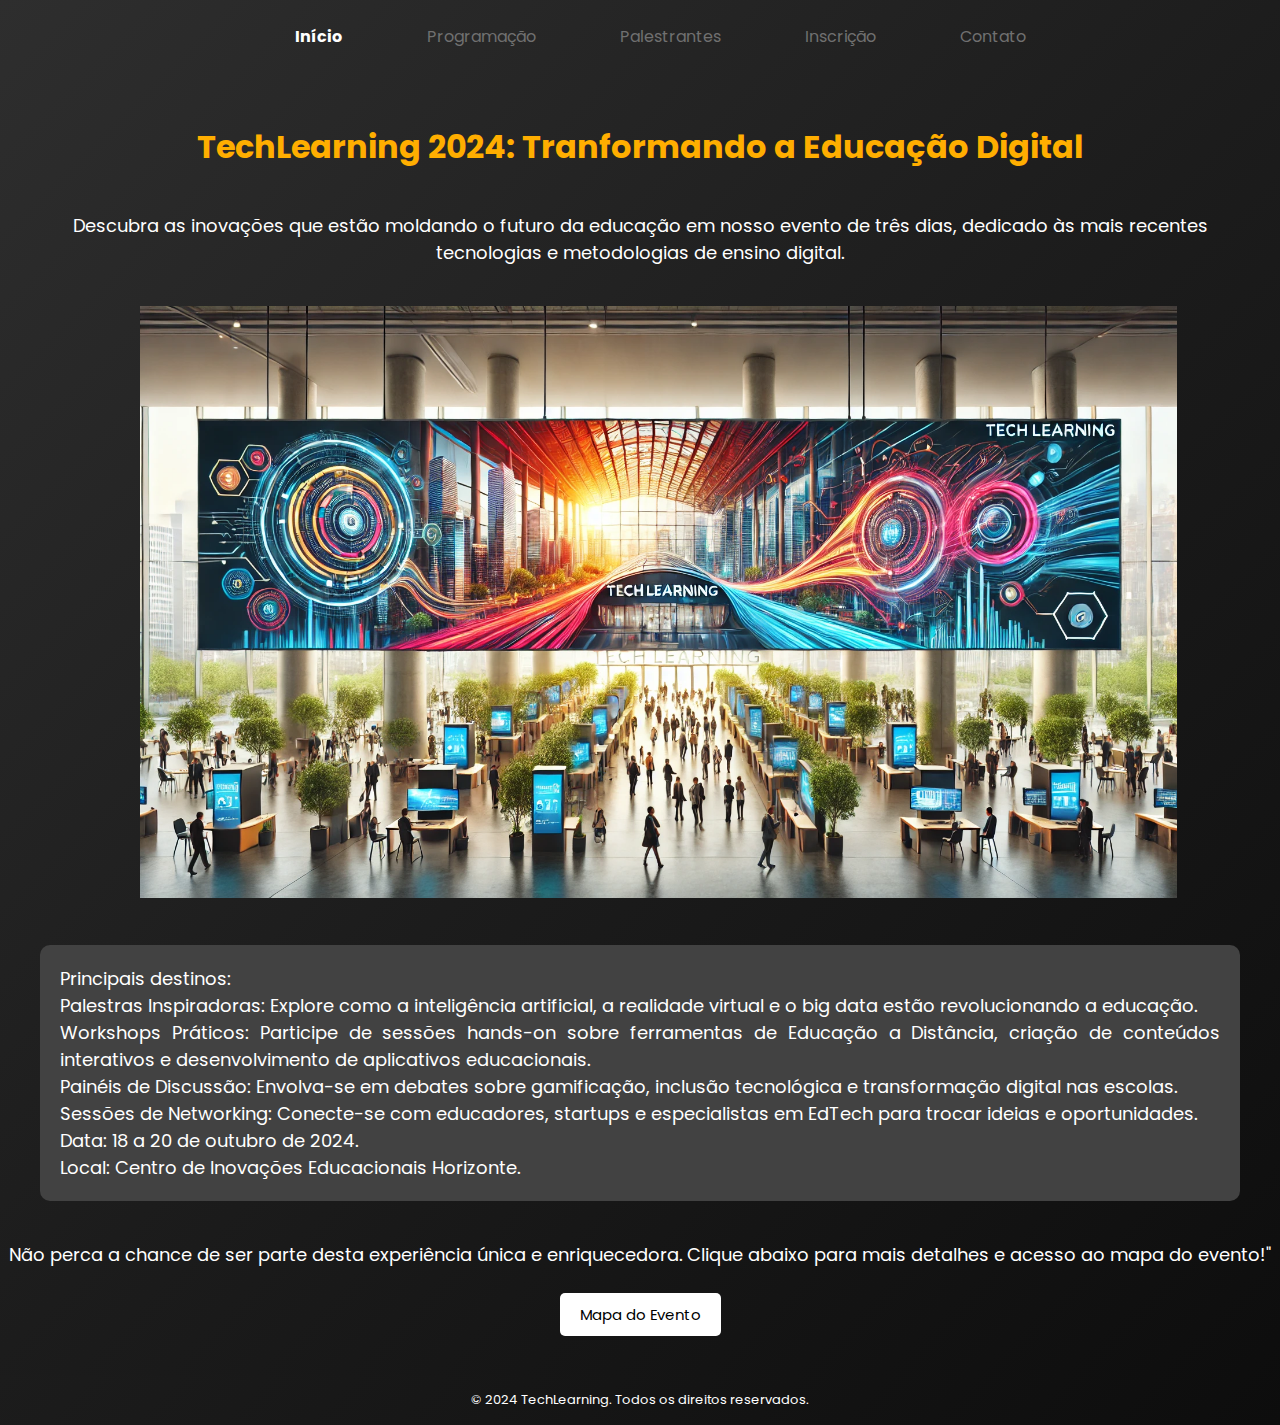
<file: index.html>
<!DOCTYPE html>
<html lang="en">
<head>
    <meta charset="UTF-8">
    <meta name="viewport" content="width=device-width, initial-scale=1.0">
    <title>Página Inicial</title>
    <link href="https://fonts.googleapis.com/css2?family=Poppins:ital,wght@0,100;0,200;0,300;0,400;0,500;0,600;0,700;0,800;0,900;1,100;1,200;1,300;1,400;1,500;1,600;1,700;1,800;1,900&display=swap" rel="stylesheet">
    <link rel="stylesheet" href="https://cdn.jsdelivr.net/npm/bootstrap-icons@1.10.5/font/bootstrap-icons.css">
    <link rel="stylesheet" href="style.css">
</head>
<style>
    h1{
        text-align: center;
        margin-top: 50px ;
        color: #ffae00;
    }

    p{
        font-size: 18px;
        padding: 20px 50px;
        text-align: center;
        color: #fff;
    }
    .p1{
        color: #fff;
        font-size: 18px;
        text-align: center;
    }
    .p2{
        margin: 40px ; 
        padding: 20px;
        text-align:justify;
        font-size: 18px;
        color: #fff;
        background-color: #424242;
        border-radius: 10px;
    }
    .mapa{
        display: flex;
        flex-direction: column;
        align-items: center;
        margin-top: 20px;
    }
    .mapa a.botaomapa{
        margin-top: -4%;
        padding: 10px 20px;
        font-size: 15px;
        display: inline-block;
        color: #000;
        background-color: #fff;
        border-radius: 5px;
        text-decoration: none;
        transition: background-color 0.3s, color 0.3s;
    }
    .mapa a.botaomapa:hover{
        background-color:#ffae00;
        color: #000000;
    }
    .img-inicial{
        margin: 70px;
        margin-top: 0.1rem;
        margin-bottom: auto;
        width: 90%;
        height: auto;
    }
    
    footer {
        margin-top: 3%;
        height: auto;
        padding: 10px 40px;
        background: linear-gradient(135deg, #1c1c1c, #0d0d0d);
        color:#fff;
        font-size: 13px; 
        display: flex; 
        justify-content: center;
        flex-direction: column; 
        align-items: center;
    }


    footer .row {
        margin: 0; 
    }

    footer .row p3 {
        display: flex;
        flex-direction:row; 
        align-items: flex-start;
        margin: 5px 0;
    }
</style>


<body>
    
<header>
    <nav class="cabecalho">
        <ul>
            <li><a href="./index.html" class="active">Início</a></li>
            <li><a href="./programacao.html">Programação</a></li>
            <li><a href="./palestrantes.html">Palestrantes</a></li>
            <li><a href="./inscricao.html">Inscrição</a></li>
            <li><a href="./contato.html">Contato</a></li>
        </ul>
    </nav>
</header>

    <main>
        <h1>TechLearning 2024: Tranformando a Educação Digital</h1>
        <p>Descubra as inovações que estão moldando o futuro da educação em nosso evento de três dias, dedicado às mais recentes tecnologias e metodologias de ensino digital.</p>
        <div class="img-inicial">
        <img src="tela_inicial.png" class="img-inicial">
    </div>
    <div class="p2">
    <p2>Principais destinos:
 <br>
        Palestras Inspiradoras: Explore como a inteligência artificial, a realidade virtual e o big data estão revolucionando a educação.
       <br> Workshops Práticos: Participe de sessões hands-on sobre ferramentas de Educação a Distância, criação de conteúdos interativos e desenvolvimento de aplicativos educacionais.
       <br>Painéis de Discussão: Envolva-se em debates sobre gamificação, inclusão tecnológica e transformação digital nas escolas.
       <br>Sessões de Networking: Conecte-se com educadores, startups e especialistas em EdTech para trocar ideias e oportunidades.
       <br>Data: 18 a 20 de outubro de 2024.
       <br>Local: Centro de Inovações Educacionais Horizonte.</p2>
       <br>
    </div>
    <div class="mapa">
        <div class="p1">
            <p1>Não perca a chance de ser parte desta experiência única e enriquecedora. Clique abaixo para mais detalhes e acesso ao mapa do evento!"</p>
            </div>
            <a href="mapa.html" class="botaomapa">Mapa do Evento</a>
    </div>
    <footer>
        <div class="row">
            <div class="p3">
        <p3>&copy; 2024 TechLearning. Todos os direitos reservados.</p3>
    </div>
    </div>
    </footer>
    </main>
</body>
</html>
</file>
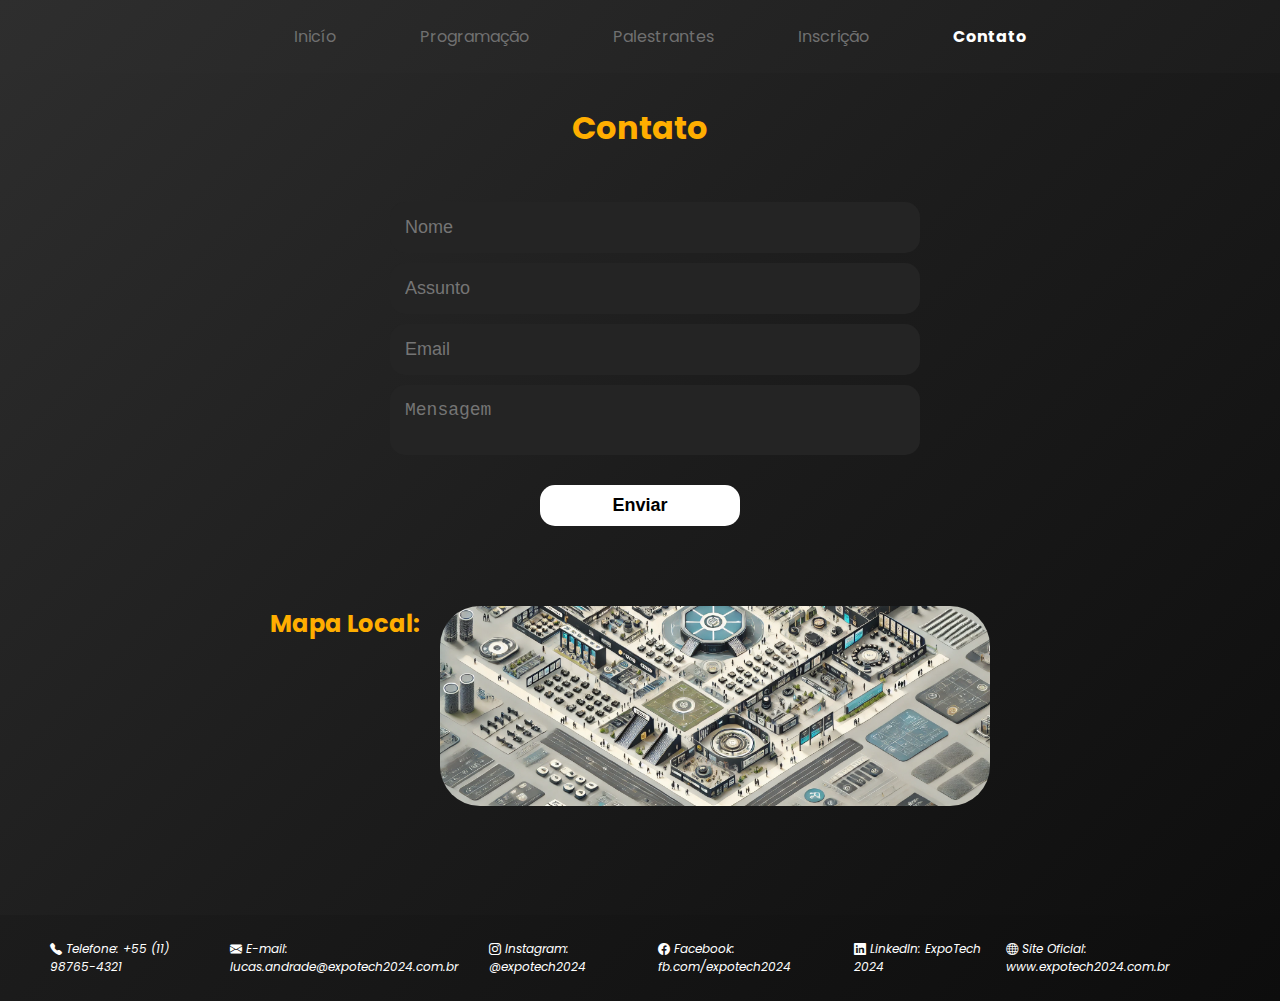
<file: contato.html>
<!DOCTYPE html>
<html lang="en">
<head>
    <meta charset="UTF-8">
    <meta name="viewport" content="width=device-width, initial-scale=1.0">
    <title>Contato</title>
    <link href="https://fonts.googleapis.com/css2?family=Poppins:ital,wght@0,100;0,200;0,300;0,400;0,500;0,600;0,700;0,800;0,900;1,100;1,200;1,300;1,400;1,500;1,600;1,700;1,800;1,900&display=swap" rel="stylesheet">
    <link rel="stylesheet" href="https://cdn.jsdelivr.net/npm/bootstrap-icons@1.10.5/font/bootstrap-icons.css">
    <link rel="stylesheet" href="style.css">
</head>
<style>
    h1{
        padding: 10px ;
        color: #ffae00;
        text-align: center;
    }
    form {
        max-width: 500px;
        margin: 0 auto;
        display: flex;
        flex-direction: column;
        gap: 10px;
        margin-top: 40px;
    }

    form input,
    form textarea {
        width: 100%;
        background-color: #242424;
        border: 0;
        outline: 0;
        padding: 15px;
        border-radius: 15px;
        color: #fff;
        font-size: 18px;
    }

    form textarea {
        resize: none;
        max-height: 200px;
    }

    form .btn-enviar {
        margin-top: 20px;
        text-align: center;
    }

    form .btn-enviar input {
        width: 100%;
        max-width: 200px;
        background-color: #fff;
        color: #000;
        font-weight: 700;
        cursor: pointer;
        padding: 10px;
        border-radius: 15px;
        border: none;
        transition: background-color 0.2s, color 0.2s;
    }
    form .btn-enviar input:hover {
        background-color: rgb(255, 174, 0);
        color: #000;
    }
    .flex{
        display: flex;
        justify-content: center;
        margin-top: 60px;
    }
    .container{
        padding: 80px;
        align-items: center;
        justify-content: center;
        background-color: #1a1a1a; 
        border-radius: 8px;
        box-shadow: 0 0 15px rgba(0, 0, 0, 0.5);
        color: #fff;
        max-width: 800px;
        margin: 20px auto;
        
    }
    .img-programacao .container {
        top: 0;
        left: 0;
        width: 100%;
        height: 100%;
        background-color: rgba(0, 0, 0, 0.7);
        border-radius: 40px;
        display: flex;
        align-items: center;
        justify-content: center;
        opacity: 0;
        transition: opacity 0.5s;
        margin-top: -5px;
        padding: 3px;
        margin-left: -5px;
    }

    .img-programacao:hover .container {
        opacity: 1;
    }
    .img-programacao .container a.botao {
        padding: 10px 20px;
        font-size: 15px;
        display: inline-block;
        color: #000;
        background-color: #fff;
        border-radius: 5px;
        text-decoration: none;
        transition: background-color 0.3s, color 0.3s;
    }


    .img-programacao .container a.botao:hover {
        background-color:rgb(255, 174, 0);
        color: #000;
    }
    
    .img-programacao {
        width: 550px;
        height: 200px;
        background-size: cover;
        background-position: 100% 0%;
        transition: 10s;
        cursor: pointer;
        border-radius: 40px;
        margin: 20px;
    }

    .img-programacao {
        background-position: 100% 100%;
    }

    footer {
        margin-top: 5%;
        height: auto;
        padding: 20px 50px;
        background: linear-gradient(135deg, #1c1c1c, #0d0d0d);
        color: #fff;
        font-size: 12px; 
        display: flex; 
        justify-content: center;
        flex-direction: column; 
        align-items: flex-start;
    }


    footer .row {
        margin: 0; 
    }

    footer .row p {
        display: flex;
        flex-direction:row; 
        align-items: flex-start;
        margin: 5px 0;
    }

    footer .row i {
        margin-right: 20px; 
        color: #fff; 
        vertical-align: middle; 
    }

</style>

<body>
    <header>
        <nav class="cabecalho">
            <ul>
                <li><a href="./index.html">Inicío</a></li>
                <li><a href="./programacao.html">Programação</a></li>
                <li><a href="./palestrantes.html">Palestrantes</a></li>
                <li><a href="./inscricao.html">Inscrição</a></li>
                <li><a href="./contato.html" class="active">Contato</a></li>
            </ul>
        </nav>
    </header>
    <main>
        <h1>Contato</h1>
          <form action="">
                    <input type="text" id="" name=""  placeholder="Nome" required>
                    <input type="text" id="" name="" placeholder="Assunto" required>
                    <input type="email" id="" name="" placeholder="Email" required>
                    <textarea id="" name="" placeholder="Mensagem" required></textarea>
                    <div class="btn-enviar"> 
                        <input type="submit" value="Enviar">
                        </div>
            </form>
            <div class="flex">
                <h2 style="color: #ffae00;">Mapa Local:</h2>
                <div class="img-programacao" style="background-image: url(mapa_prog.png);">
       <div class="container">
        <a href="mapa.html" class="botao">Ver mais</a>
    </div>
       </div>
    </div>
       
    </main>
<br>
    <footer>
        <div class="row">
      <p>  
        <i class="bi bi-telephone-fill"> Telefone: +55 (11) 98765-4321<br></i>
        <i class="bi bi-envelope-fill"> E-mail: lucas.andrade@expotech2024.com.br<br></i>
        <i class="bi bi-instagram"> Instagram: @expotech2024<br></i>
        <i class="bi bi-facebook"> Facebook: fb.com/expotech2024<br></i>
        <i class="bi bi-linkedin"> LinkedIn: ExpoTech 2024<br></i>
        <i class="bi bi-globe"> Site Oficial: www.expotech2024.com.br</i>
        </p>
    
    </footer>
</body>
</html>
</file>
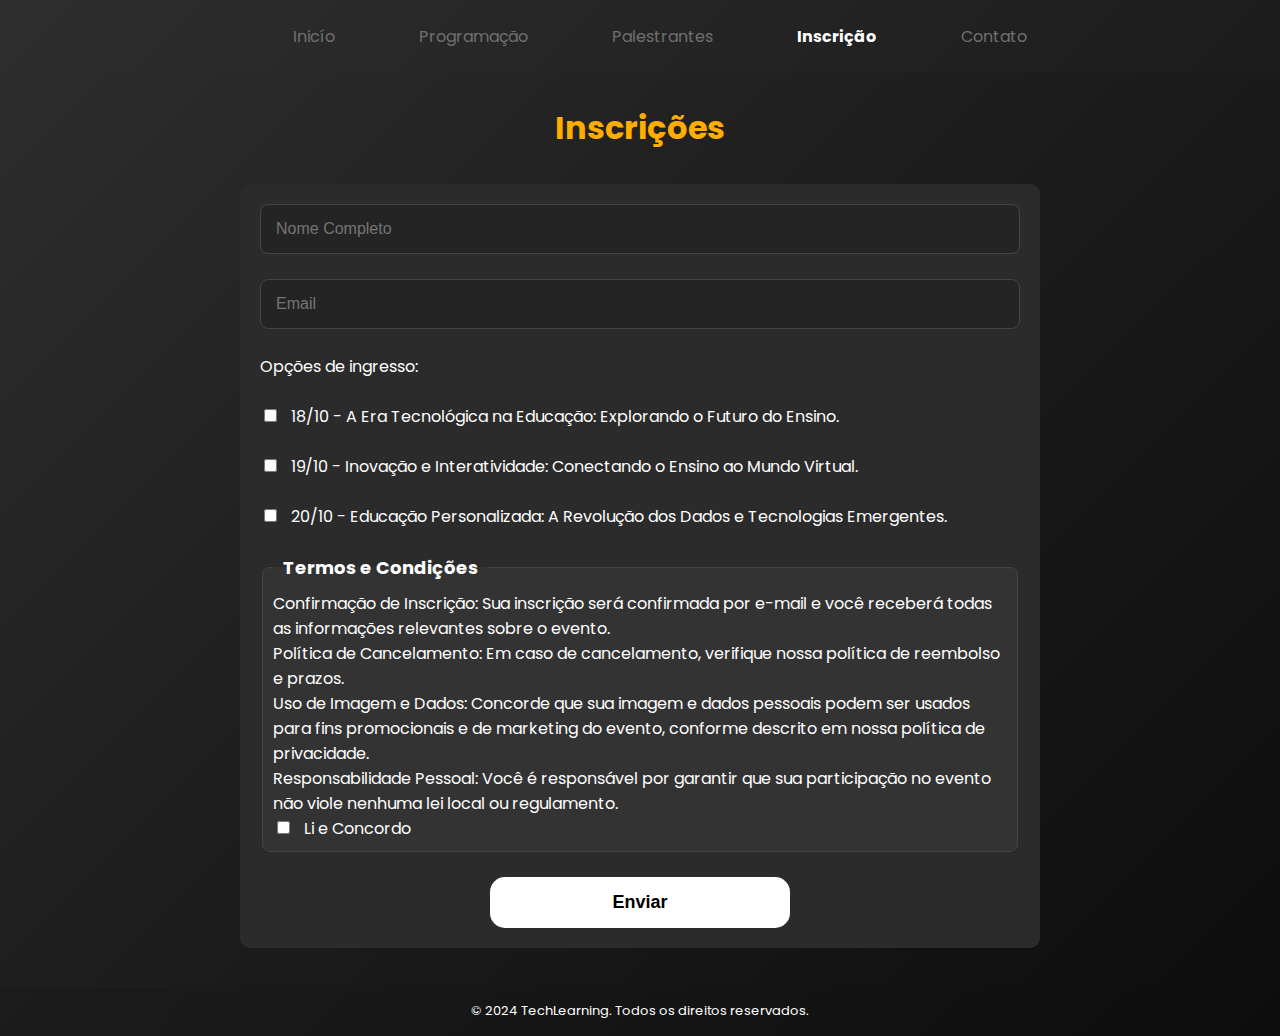
<file: inscricao.html>
<!DOCTYPE html>
<html lang="en">
<head>
    <meta charset="UTF-8">
    <meta name="viewport" content="width=device-width, initial-scale=1.0">
    <title>Inscrição</title>
    <link href="https://fonts.googleapis.com/css2?family=Poppins:ital,wght@0,100;0,200;0,300;0,400;0,500;0,600;0,700;0,800;0,900;1,100;1,200;1,300;1,400;1,500;1,600;1,700;1,800;1,900&display=swap" rel="stylesheet">
    <link rel="stylesheet" href="https://cdn.jsdelivr.net/npm/bootstrap-icons@1.10.5/font/bootstrap-icons.css">
    <link rel="stylesheet" href="style.css">
</head>
<style>
        *{
            box-sizing: border-box;
        }
        h1{
            color: #ffae00;
            text-align: center;
            padding: 10px;
        }
        form {
            max-width: 800px;
            margin: 0 auto;
            display: flex;
            flex-direction: column;
            gap: 25px;
            padding: 20px;
            background-color: #2b2b2b;
            border-radius: 10px;
        }

        form input,
        form textarea {
            width: 100%;
            background-color: #242424;
            border: 1px solid #444;
            padding: 15px;
            border-radius: 8px;
            color: #fff;
            font-size: 16px;
        }

        form input[type="checkbox"] {
            width: auto;
            margin-right: 10px;
        }
        form .botao{
        margin-top: 0px;
        text-align: center;
        }

        form .botao input {
            width: 300%;
            max-width: 300px;
            background-color: #fff;
            color: #000;
            font-size: 18px;
            font-weight: 700;
            cursor: pointer;
            padding: 15px;
            border-radius: 15px;
            border: none;
            transition: background-color 0.2s, color 0.2s;
        }
        form .botao input:hover {
            background-color: #ffae00;
            color: #000;
        }

        label {
            color: #fff;
            font-size: 16px;
        }

        fieldset {
            border: 1px solid #444;
            padding: 10px;
            border-radius: 8px;
            background-color: #333;
        }

        legend {
            font-size: 18px;
            font-weight: bold;
            color: #fff;
            padding: 0 10px;
        }
        footer {
            margin-top: 3%;
            height: auto;
            padding: 10px 40px;
            background: linear-gradient(135deg, #1c1c1c, #0d0d0d);
            color:#fff;
            font-size: 13px; 
            display: flex; 
            justify-content: center;
            flex-direction: column; 
            align-items: center;
        }


        footer .row {
            margin: 0; 
        }

        footer .row p3 {
            display: flex;
            flex-direction:row; 
            align-items: flex-start;
            margin: 5px 0;
        }
</style>

<body>
    <header>
        <nav class="cabecalho">
            <ul>
                <li><a href="./index.html">Inicío</a></li>
                <li><a href="./programacao.html">Programação</a></li>
                <li><a href="./palestrantes.html">Palestrantes</a></li>
                <li><a href="./inscricao.html" class="active">Inscrição</a></li>
                <li><a href="./contato.html">Contato</a></li>
            </ul>
        </nav>
    </header>
    <main>
        <h1>Inscrições</h1>
        <form>
            <input type="text" id="name" placeholder="Nome Completo" required>
            <input type="email" id="email" placeholder="Email" required>
            
            <label>Opções de ingresso:</label>
            <label><input type="checkbox" name="ticket" value="18/10"> 18/10 - A Era Tecnológica na Educação: Explorando o Futuro do Ensino.</label>
            <label><input type="checkbox" name="ticket" value="19/10"> 19/10 - Inovação e Interatividade: Conectando o Ensino ao Mundo Virtual.</label>
            <label><input type="checkbox" name="ticket" value="20/10"> 20/10 - Educação Personalizada: A Revolução dos Dados e Tecnologias Emergentes.</label>

            <fieldset>
                <legend>Termos e Condições</legend>
                <label for="terms">
                    Confirmação de Inscrição: Sua inscrição será confirmada por e-mail e você receberá todas as informações relevantes sobre o evento.<br>
                    Política de Cancelamento: Em caso de cancelamento, verifique nossa política de reembolso e prazos.<br>
                    Uso de Imagem e Dados: Concorde que sua imagem e dados pessoais podem ser usados para fins promocionais e de marketing do evento, conforme descrito em nossa política de privacidade.<br>
                    Responsabilidade Pessoal: Você é responsável por garantir que sua participação no evento não viole nenhuma lei local ou regulamento.<br>
                    <input type="checkbox" id="terms" required> Li e Concordo
                </label>
            </fieldset>
            
            <div class="botao">
                <input type="submit" value="Enviar">
            </div>
        </form>
    </main>
    <footer>
        <div class="row">
            <div class="p3">
        <p3>&copy; 2024 TechLearning. Todos os direitos reservados.</p3>
    </div>
    </div>
    </footer>
</body>
</html>
</file>
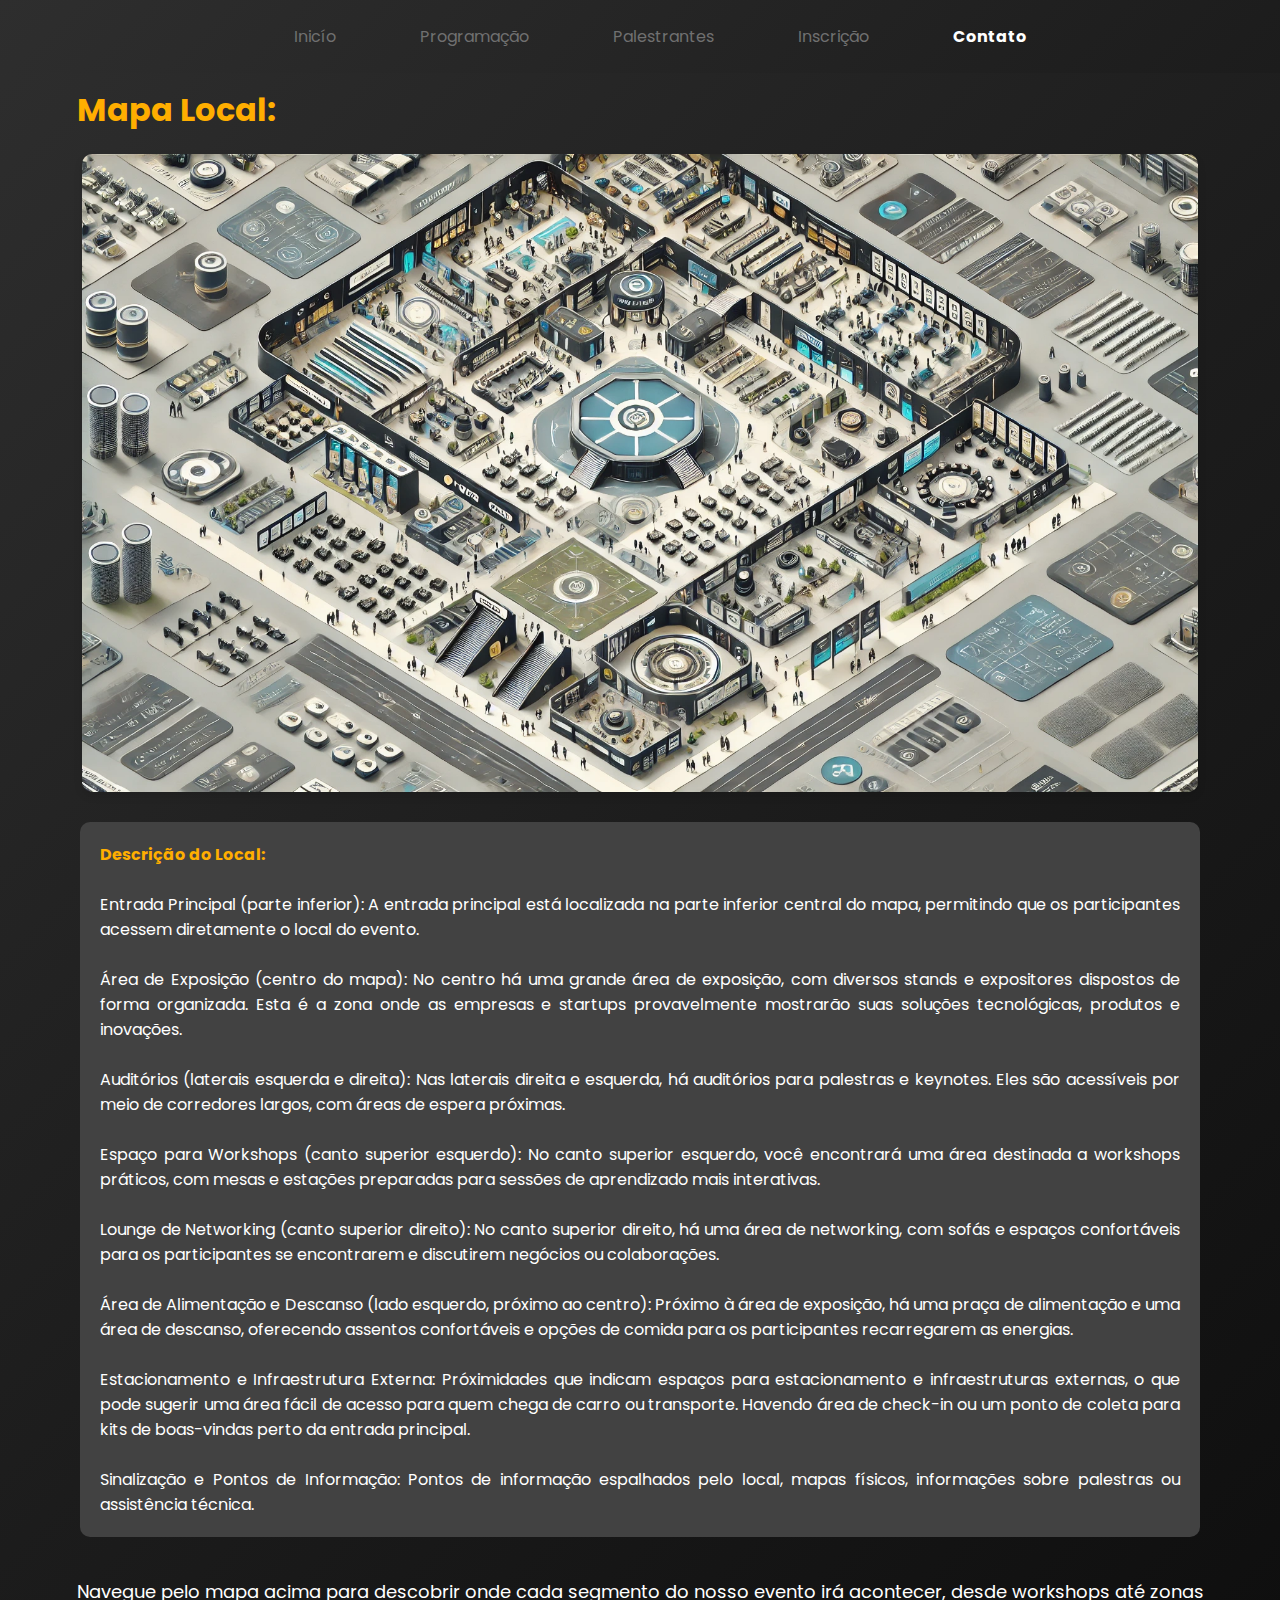
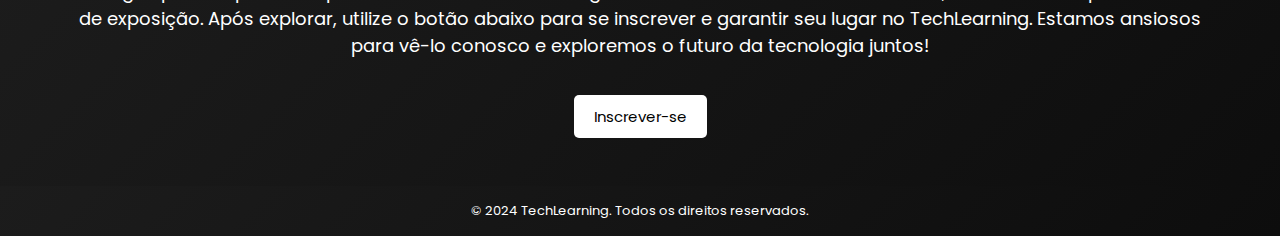
<file: mapa.html>
<!DOCTYPE html>
<html lang="en">
<head>
    <meta charset="UTF-8">
    <meta name="viewport" content="width=device-width, initial-scale=1.0">
    <title>Palestrantes</title>
    <link href="https://fonts.googleapis.com/css2?family=Poppins:ital,wght@0,100;0,200;0,300;0,400;0,500;0,600;0,700;0,800;0,900;1,100;1,200;1,300;1,400;1,500;1,600;1,700;1,800;1,900&display=swap" rel="stylesheet">
    <link rel="stylesheet" href="https://cdn.jsdelivr.net/npm/bootstrap-icons@1.10.5/font/bootstrap-icons.css">
    <link rel="stylesheet" href="style.css">
</head>
<style>
        h1{
            color: #ffae00;;
            text-align: justify;
            margin: 6%;
            margin-top: 1%;
            margin-bottom: 0;
        }
        .definicao_img {
            display: flex;
            justify-content: center;
            padding: 20px;
        }

        .definicao_img img {
            max-width: 90%;
            height: auto;
            border-radius: 10px;
            box-shadow: 0 4px 8px rgba(0, 0, 0, 0.1);
        }
        p{
            margin: 80px ; 
            margin-top: 10px;
            padding: 20px;
            text-align:justify;
            font-size: 16px;
            color: #fff;
            background-color: #424242;
            border-radius: 10px;
        }
        .pi{
            margin: 5%;
            margin-top: -3%;
            margin-bottom: 2%;
            color: #fff;
            font-size: 18px;
            text-align: center;
        }
        .inscricao{
            display: flex;
            flex-direction: column;
            align-items: center;
            margin-top: 20px;
        }
        .inscricao a.botao{
            margin: 10px;
            padding: 10px 20px;
            font-size: 15px;
            display: inline-block;
            color: #000;
            background-color: #fff;
            border-radius: 5px;
            text-decoration: none;
            transition: background-color 0.3s, color 0.3s;
        }
        .inscricao a.botao:hover{
            background-color:#ffae00;
            color: #000000;
        }

        footer {
            margin-top: 3%;
            height: auto;
            padding: 10px 40px;
            background: linear-gradient(135deg, #1c1c1c, #0d0d0d);
            color:#fff;
            font-size: 13px; 
            display: flex; 
            justify-content: center;
            flex-direction: column; 
            align-items: center;
        }


        footer .row {
            margin: 0; 
        }

        footer .row p3 {
            display: flex;
            flex-direction:row; 
            align-items: flex-start;
            margin: 5px 0;
        }
        
</style>
<body>
    <header>
        <nav class="cabecalho">
            <ul>
                <li><a href="./index.html">Inicío</a></li>
                <li><a href="./programacao.html">Programação</a></li>
                <li><a href="./palestrantes.html">Palestrantes</a></li>
                <li><a href="./inscricao.html">Inscrição</a></li>
                <li><a href="./contato.html" class="active">Contato</a></li>
            </ul>
        </nav>
    </header>
    <main>
        <h1>Mapa Local:</h1>
        <div class="definicao_img">
        <img src="mapa_prog.png" class="image" >
    </div>
</div>
   <p> <strong style="color: #ffae00;">Descrição do Local:</strong>
    <br><br> Entrada Principal (parte inferior): A entrada principal está localizada na parte inferior central do mapa, permitindo que os participantes acessem diretamente o local do evento.
   <br><br> Área de Exposição (centro do mapa): No centro há uma grande área de exposição, com diversos stands e expositores dispostos de forma organizada. Esta é a zona onde as empresas e startups provavelmente mostrarão suas soluções tecnológicas, produtos e inovações.
   <br><br>Auditórios (laterais esquerda e direita): Nas laterais direita e esquerda, há auditórios para palestras e keynotes. Eles são acessíveis por meio de corredores largos, com áreas de espera próximas.
   <br><br>Espaço para Workshops (canto superior esquerdo): No canto superior esquerdo, você encontrará uma área destinada a workshops práticos, com mesas e estações preparadas para sessões de aprendizado mais interativas.
   <br><br>Lounge de Networking (canto superior direito): No canto superior direito, há uma área de networking, com sofás e espaços confortáveis para os participantes se encontrarem e discutirem negócios ou colaborações.
   <br><br>Área de Alimentação e Descanso (lado esquerdo, próximo ao centro): Próximo à área de exposição, há uma praça de alimentação e uma área de descanso, oferecendo assentos confortáveis e opções de comida para os participantes recarregarem as energias.
   <br><br>Estacionamento e Infraestrutura Externa: Próximidades que indicam espaços para estacionamento e infraestruturas externas, o que pode sugerir uma área fácil de acesso para quem chega de carro ou transporte. Havendo área de check-in ou um ponto de coleta para kits de boas-vindas perto da entrada principal.
   <br><br>Sinalização e Pontos de Informação: Pontos de informação espalhados pelo local, mapas físicos, informações sobre palestras ou assistência técnica.    
</p>
</div>
<div class="inscricao">
<div class="pi">
<pi>Navegue pelo mapa acima para descobrir onde cada segmento do nosso evento irá acontecer, desde workshops até zonas de exposição. Após explorar, utilize o botão abaixo para se inscrever e garantir seu lugar no TechLearning. Estamos ansiosos para vê-lo conosco e exploremos o futuro da tecnologia juntos!</pi>
</div>
<a href="inscricao.html" class="botao">Inscrever-se</a>
</div>
    </main>
    <footer>
        <div class="row">
            <div class="p3">
        <p3>&copy; 2024 TechLearning. Todos os direitos reservados.</p3>
    </div>
    </div>
    </footer>
</body>
</html>
</file>
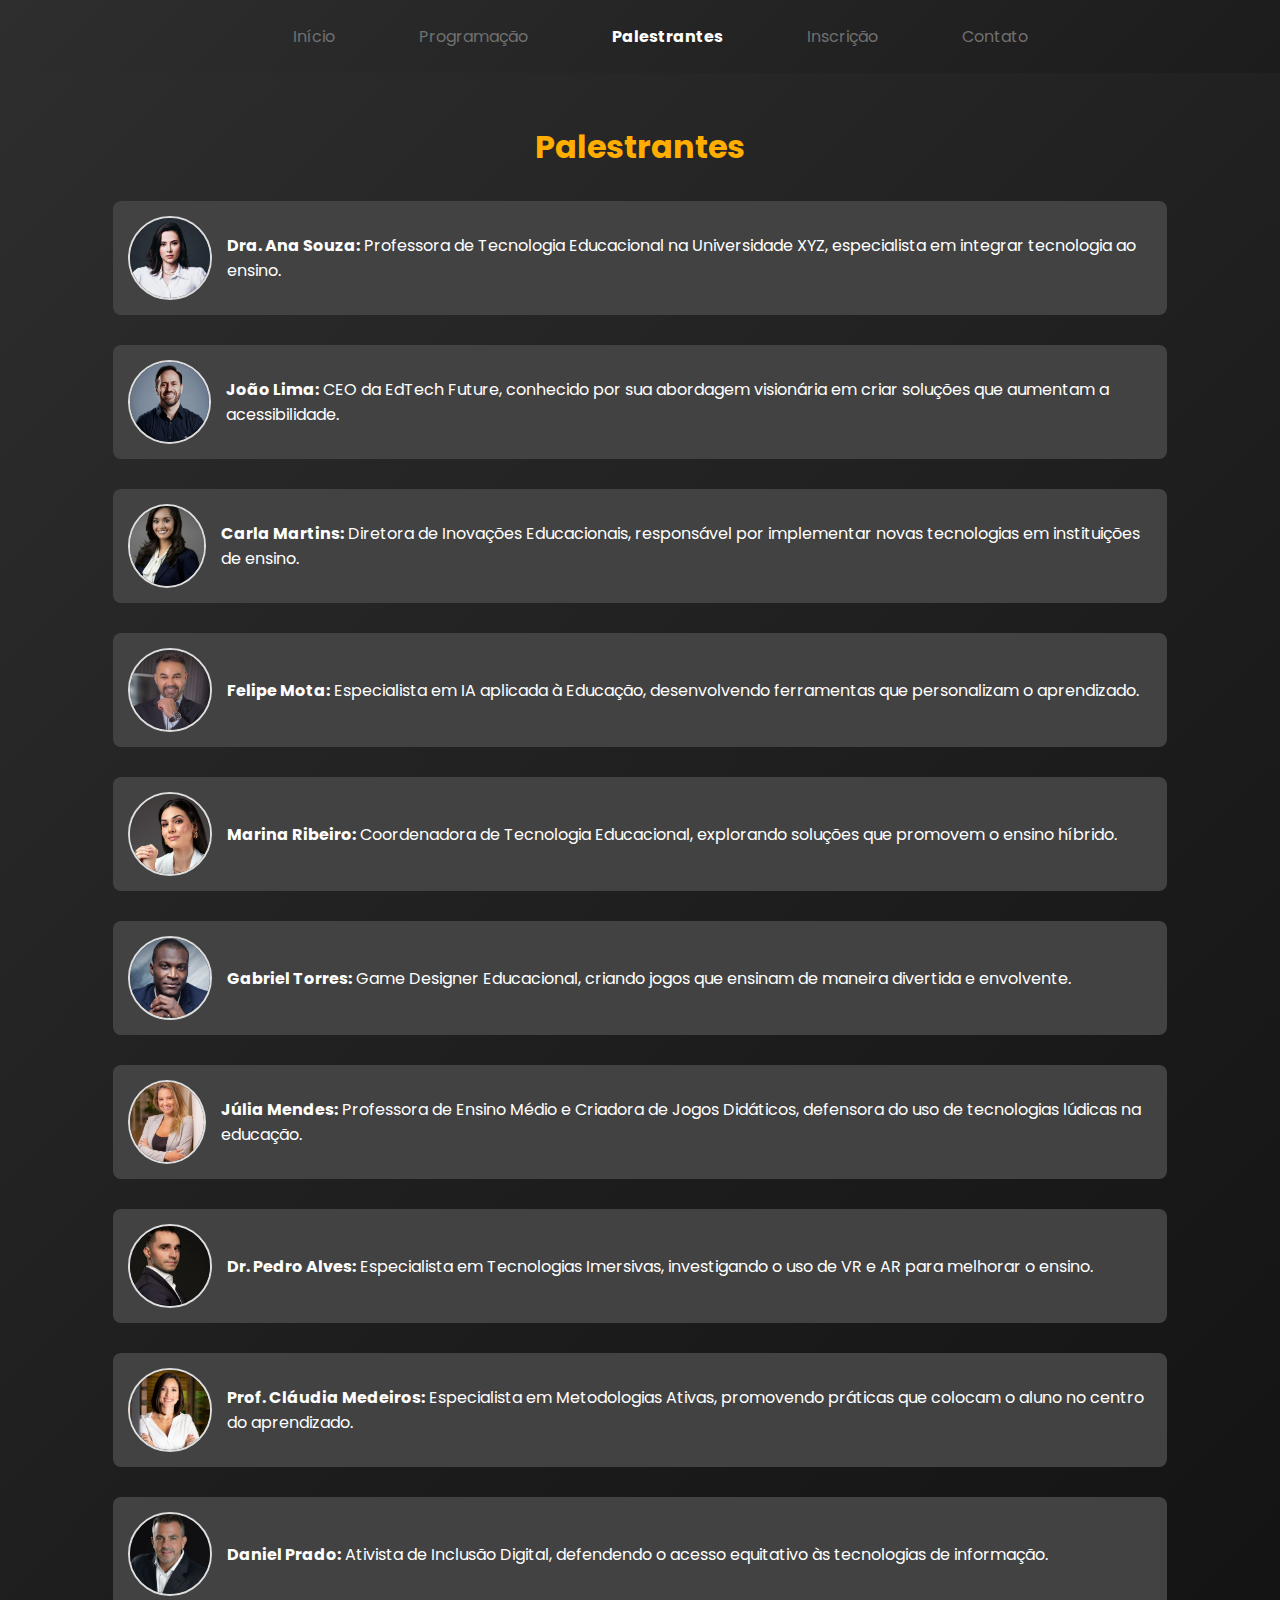
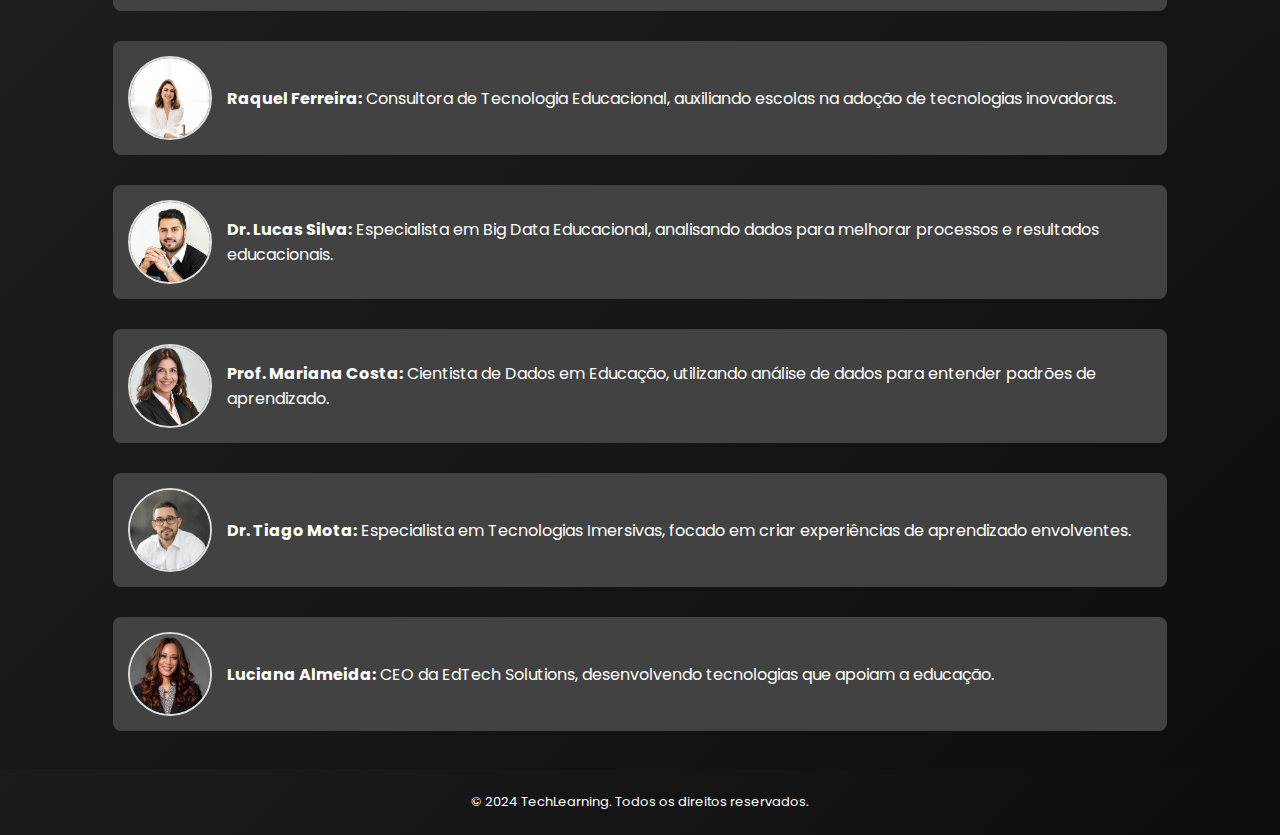
<file: palestrantes.html>
<!DOCTYPE html>
<html lang="en">
<head>
    <meta charset="UTF-8">
    <meta name="viewport" content="width=device-width, initial-scale=1.0">
    <title>Palestrantes</title>
    <link href="https://fonts.googleapis.com/css2?family=Poppins:wght@100;200;300;400;500;600;700;800;900&display=swap" rel="stylesheet">
    <link rel="stylesheet" href="https://cdn.jsdelivr.net/npm/bootstrap-icons@1.10.5/font/bootstrap-icons.css">
    <link rel="stylesheet" href="style.css">
    <style>
        h1{
            text-align: center;
            margin-top: 50px ;
            color: #ffae00;
        }
        .img_perfil {
            width: 80px;
            height: 80px;
            border-radius: 50%;
            margin-right: 15px;
            object-fit: cover;
            border: 2px solid #ddd;
            display: inline-block;
            max-width: 85px; 
        }
        .palestrante {
            padding: 15px; 
            margin: 30px auto;
            background-color: #424242;
            display: flex;
            align-items: center;
            margin-bottom: 20px;
            color: #fff;
            width: 80%; 
            max-width: 1200px; 
            border-radius: 8px;
            }
        footer {
            margin-top: 3%;
            padding: 10px 40px;
            background: linear-gradient(135deg, #1c1c1c, #0d0d0d);
            color: #fff;
            font-size: 13px; 
            display: flex; 
            justify-content: center;
            align-items: center;
        }
    </style>
</head>
<body>
<header>
    <nav class="cabecalho">
        <ul>
            <li><a href="./index.html">Início</a></li>
            <li><a href="./programacao.html">Programação</a></li>
            <li><a href="./palestrantes.html" class="active">Palestrantes</a></li>
            <li><a href="./inscricao.html">Inscrição</a></li>
            <li><a href="./contato.html">Contato</a></li>
        </ul>
    </nav>
</header>

<main>
    <h1>Palestrantes</h1>
    <div class="palestrante">
        <img src="perfil1.png" class="img_perfil" alt="Dra. Ana Souza">
        <div>
            <strong>Dra. Ana Souza:</strong>
            Professora de Tecnologia Educacional na Universidade XYZ, especialista em integrar tecnologia ao ensino.
        </div>
    </div>
    <div class="palestrante">
        <img src="Screenshot_3.png" class="img_perfil" alt="João Lima">
        <div>
            <strong>João Lima:</strong>
            CEO da EdTech Future, conhecido por sua abordagem visionária em criar soluções que aumentam a acessibilidade.
        </div>
    </div>
    <div class="palestrante">
        <img src="Screenshot_16.png" class="img_perfil" alt="Carla Martins">
        <div>
            <strong>Carla Martins:</strong>
            Diretora de Inovações Educacionais, responsável por implementar novas tecnologias em instituições de ensino.
        </div>
    </div>
    <div class="palestrante">
        <img src="Screenshot_5.png" class="img_perfil" alt="Felipe Mota">
        <div>
            <strong>Felipe Mota:</strong>
            Especialista em IA aplicada à Educação, desenvolvendo ferramentas que personalizam o aprendizado.
        </div>
    </div>
    <div class="palestrante">
        <img src="Screenshot_13.png" class="img_perfil" alt="Marina Ribeiro">
        <div>
            <strong>Marina Ribeiro:</strong>
            Coordenadora de Tecnologia Educacional, explorando soluções que promovem o ensino híbrido.
        </div>
    </div>
    <div class="palestrante">
        <img src="Screenshot_7.png" class="img_perfil" alt="Gabriel Torres">
        <div>
            <strong>Gabriel Torres:</strong>
            Game Designer Educacional, criando jogos que ensinam de maneira divertida e envolvente.
        </div>
    </div>
    <div class="palestrante">
        <img src="Screenshot_14.png" class="img_perfil" alt="Júlia Mendes">
        <div>
            <strong>Júlia Mendes:</strong>
            Professora de Ensino Médio e Criadora de Jogos Didáticos, defensora do uso de tecnologias lúdicas na educação.
        </div>
    </div>
    <div class="palestrante">
        <img src="Screenshot_11.png" class="img_perfil" alt="Dr. Pedro Alves">
        <div>
            <strong>Dr. Pedro Alves:</strong>
            Especialista em Tecnologias Imersivas, investigando o uso de VR e AR para melhorar o ensino.
        </div>
    </div>
    <div class="palestrante">
        <img src="Screenshot_6.png" class="img_perfil" alt="Prof. Cláudia Medeiros">
        <div>
            <strong>Prof. Cláudia Medeiros:</strong>
            Especialista em Metodologias Ativas, promovendo práticas que colocam o aluno no centro do aprendizado.
        </div>
    </div>
    <div class="palestrante">
        <img src="Screenshot_9.png" class="img_perfil" alt="Daniel Prado">
        <div>
            <strong>Daniel Prado:</strong>
            Ativista de Inclusão Digital, defendendo o acesso equitativo às tecnologias de informação.
        </div>
    </div>
    <div class="palestrante">
        <img src="Screenshot_12.png" class="img_perfil" alt="Raquel Ferreira">
        <div>
            <strong>Raquel Ferreira:</strong>
            Consultora de Tecnologia Educacional, auxiliando escolas na adoção de tecnologias inovadoras.
        </div>
    </div>
    <div class="palestrante">
        <img src="Screenshot_8.png" class="img_perfil" alt="Dr. Lucas Silva">
        <div>
            <strong>Dr. Lucas Silva:</strong>
            Especialista em Big Data Educacional, analisando dados para melhorar processos e resultados educacionais.
        </div>
    </div>
    <div class="palestrante">
        <img src="Screenshot_15.png" class="img_perfil" alt="Prof. Mariana Costa">
        <div>
            <strong>Prof. Mariana Costa:</strong>
            Cientista de Dados em Educação, utilizando análise de dados para entender padrões de aprendizado.
        </div>
    </div>
    <div class="palestrante">
        <img src="Screenshot_10.png" class="img_perfil" alt="Dr. Tiago Mota">
        <div>
            <strong>Dr. Tiago Mota:</strong>
            Especialista em Tecnologias Imersivas, focado em criar experiências de aprendizado envolventes.
        </div>
    </div>
    <div class="palestrante">
        <img src="Screenshot_1.png" class="img_perfil" alt="Luciana Almeida">
        <div>
            <strong>Luciana Almeida:</strong>
            CEO da EdTech Solutions, desenvolvendo tecnologias que apoiam a educação.
        </div>
    </div>
</main>

<footer>
    <p>&copy; 2024 TechLearning. Todos os direitos reservados.</p>
</footer>
</body>
</html>
</file>
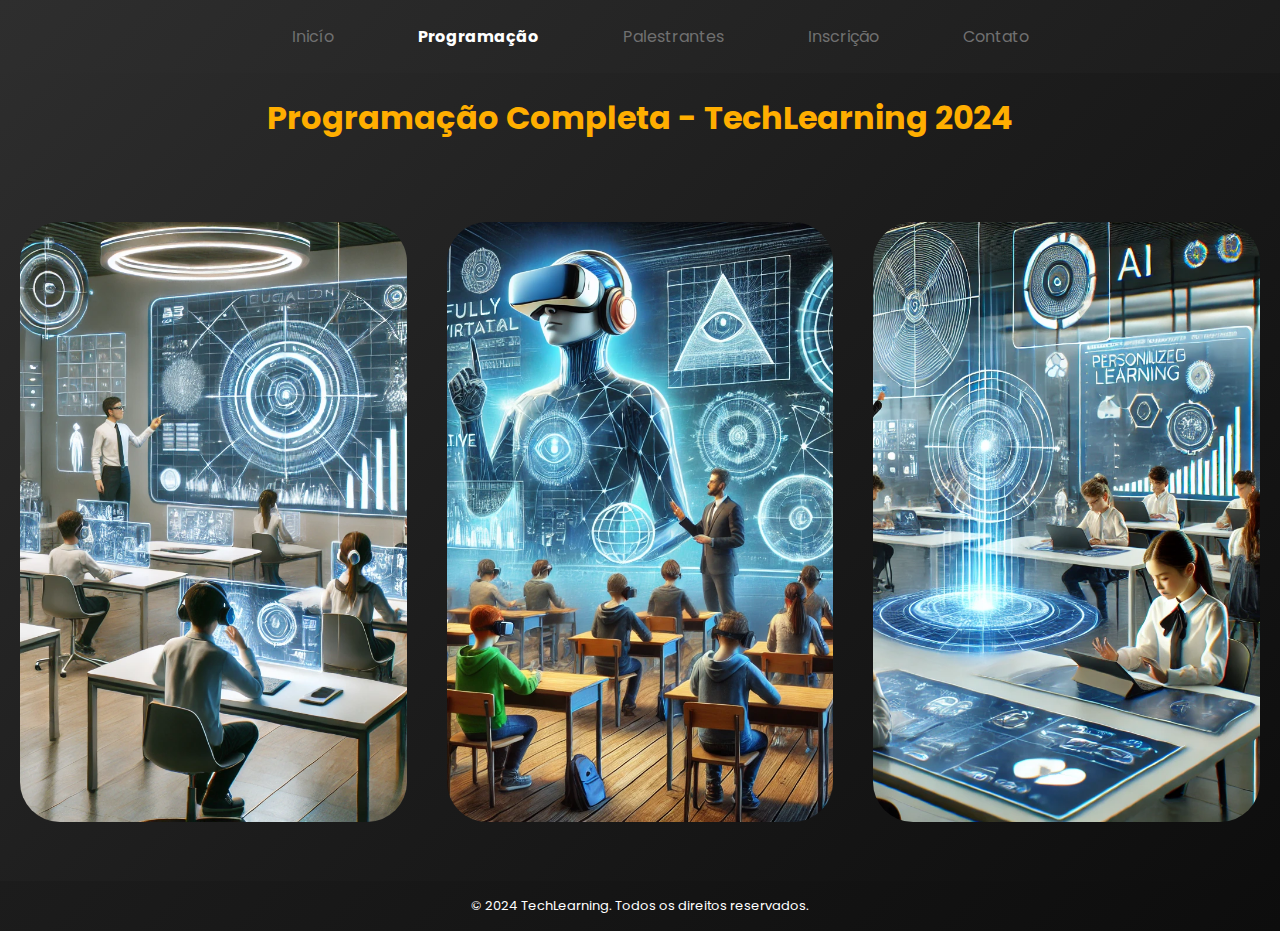
<file: programacao.html>
<!DOCTYPE html>
<html lang="en">
<head>
    <meta charset="UTF-8">
    <meta name="viewport" content="width=device-width, initial-scale=1.0">
    <title>Programação</title>
    <link href="https://fonts.googleapis.com/css2?family=Poppins:ital,wght@0,100;0,200;0,300;0,400;0,500;0,600;0,700;0,800;0,900;1,100;1,200;1,300;1,400;1,500;1,600;1,700;1,800;1,900&display=swap" rel="stylesheet">
    <link rel="stylesheet" href="https://cdn.jsdelivr.net/npm/bootstrap-icons@1.10.5/font/bootstrap-icons.css">
    <link rel="stylesheet" href="style.css">
</head>
<style>
    h1{
        color: #ffae00;
        text-align: center;
    }
    .container{
        padding: 80px;
        text-align: center;
        background-color: #1a1a1a; 
        border-radius: 8px;
        box-shadow: 0 0 15px rgba(0, 0, 0, 0.5);
        color: #fff;
        max-width: 800px;
        margin: 20px auto;
        
    }
    .container-descricao{
        font-size: 18px;
        color: #fff;
        margin-bottom: 10px;
    }
    .img-programacao .container {
        position:relative ;
        top: 0;
        left: 0;
        width: 100%;
        height: 100%;
        background-color: rgba(0, 0, 0, 0.7);
        border-radius: 40px;
        display: flex;
        flex-direction: column;
        align-items: center;
        justify-content: center;
        opacity: 0;
        transition: opacity 0.5s;
        text-align: center;
        margin-top: -5px;
        padding: 3px;
        margin-left: -5px;
    }

    .img-programacao:hover .container {
        opacity: 1;
    }
    .descricao {
        font-size: 18px;
        color: #fff;
        margin-bottom: 20px;
        text-align: justify;
        max-width: 400px;
    }
    .img-programacao .container a.botao {
        padding: 10px 20px;
        font-size: 15px;
        display: inline-block;
        color: #000;
        background-color: #fff;
        border-radius: 5px;
        text-decoration: none;
        transition: background-color 0.3s, color 0.3s;
    }


    .img-programacao .container a.botao:hover {
        background-color:rgb(255, 174, 0);
        color: #000;
    }
    
    .img-programacao {
        width: 600px;
        height: 600px;
        text-align: center;
        background-size: cover;
        background-position: 100% 0%;
        transition: 10s;
        cursor: pointer;
        border-radius: 40px;
        position: relative;
        margin: 20px;
    }

    .img-programacao {
        background-position: 100% 100%;
    }

    .flex{
        display: flex;
        justify-content: space-between;
        margin-top: 60px;
    }
    
    footer {
        margin-top: 3%;
        height: auto;
        padding: 10px 40px;
        background: linear-gradient(135deg, #1c1c1c, #0d0d0d);
        color:#fff;
        font-size: 13px; 
        display: flex; 
        justify-content: center;
        flex-direction: column; 
        align-items: center;
    }


    footer .row {
        margin: 0; 
    }

    footer .row p3 {
        display: flex;
        flex-direction:row; 
        align-items: flex-start;
        margin: 5px 0;
    }
</style>
<body>
    <header>
        <nav class="cabecalho">
            <ul>
                <li><a href="./index.html">Inicío</a></li>
                <li><a href="./programacao.html" class="active">Programação</a></li>
                <li><a href="./palestrantes.html">Palestrantes</a></li>
                <li><a href="./inscricao.html">Inscrição</a></li>
                <li><a href="./contato.html">Contato</a></li>
            </ul>
        </nav>
    </header>
    
    <main>
        <h1>Programação Completa - TechLearning 2024</h1>
        <div class="flex">
        <div class="img-programacao" style="background-image: url(Futuro_do_Ensino.png);">
            <div class="container">
            <p class="descricao"> <strong>18/10 A Era Tecnológica na Educação: Explorando o Futuro do Ensino. </strong> <br>Mergulharemos na transformação digital que está moldando o futuro da educação. Desde a inteligência artificial até a gamificação, especialistas compartilham insights e práticas que já estão revolucionando o ensino. Prepare-se para explorar as principais tendências tecnológicas e como elas estão sendo inovadoras em sala de aula.</p>
        <a href="cronograma1.html" class="botao">Ver Cronograma Completo</a>
        </div>
</div>

<div class="img-programacao" style="background-image: url(Mundo_Virtual.png);">
    <div class="container">
            <p class="descricao"> <strong>19/10 Inovação e Interatividade: Conectando o Ensino ao Mundo Virtual. </strong> <br>Dedicado à inovação prática e à interatividade no ensino. Com workshops dinâmicos e painéis focados em realidade virtual, ferramentas de criação de conteúdo e espaços de networking entre educadores e startups, você aprenderá como transformar o aprendizado em experiências imersivas e colaborativas.</p>
        <a href="cronograma2.html" class="botao">Ver Cronograma Completo</a>
    </div>
</div>


<div class="img-programacao" style="background-image: url(Revolucao.png);">
    <div class="container">
        <p class="descricao"> <strong>20/10 Educação Personalizada: A Revolução dos Dados e Tecnologias Emergentes. </strong> <br>O foco será em como os dados e as novas tecnologias podem personalizar o ensino. Exploraremos big data, desenvolvimento de aplicativos educacionais e as tendências emergentes que estão moldando o futuro da educação. Encerramos com um painel sobre a educação pós-digital e uma premiação especial.</p>
        <a href="cronograma3.html" class="botao">Ver Cronograma Completo</a>
    </div>
</div>
    </div>
    </main>
    <footer>
        <div class="row">
            <div class="p3">
        <p3>&copy; 2024 TechLearning. Todos os direitos reservados.</p3>
    </div>
    </div>
    </footer>
</body>
</html>
</file>
<file: style.css>
body{
    font-family: 'Poppins', sans-serif;
    margin: 0;
    padding: 0;
    box-sizing: border-box;
    background-color: #000;
    background: linear-gradient(135deg, #2e2e2e, #1c1c1c, #0d0d0d);
}

header{
    background: linear-gradient(135deg, #2e2e2e, #1c1c1c );
    background-color: #000;
    color: #fff;
    padding: 0.5rem;
    text-align: center;
}

header.cabecalho{
    justify-content: space-between;
    align-items: center;
    display: flex;
   
}

header a{
    color: #707070;
    text-decoration: none;
    display: inline-block;
    transition: .2s;
}

header nav.cabecalho a:hover {
    color: #fff;
    transform: scale(1.05);
}

header nav ul {
    list-style: none;
}
header nav.cabecalho ul li {
    display: inline-block;
    margin: 0 40px;
}
header nav.cabecalho a.active {
    color: #fff;
    font-weight: bold;
}
</file>
